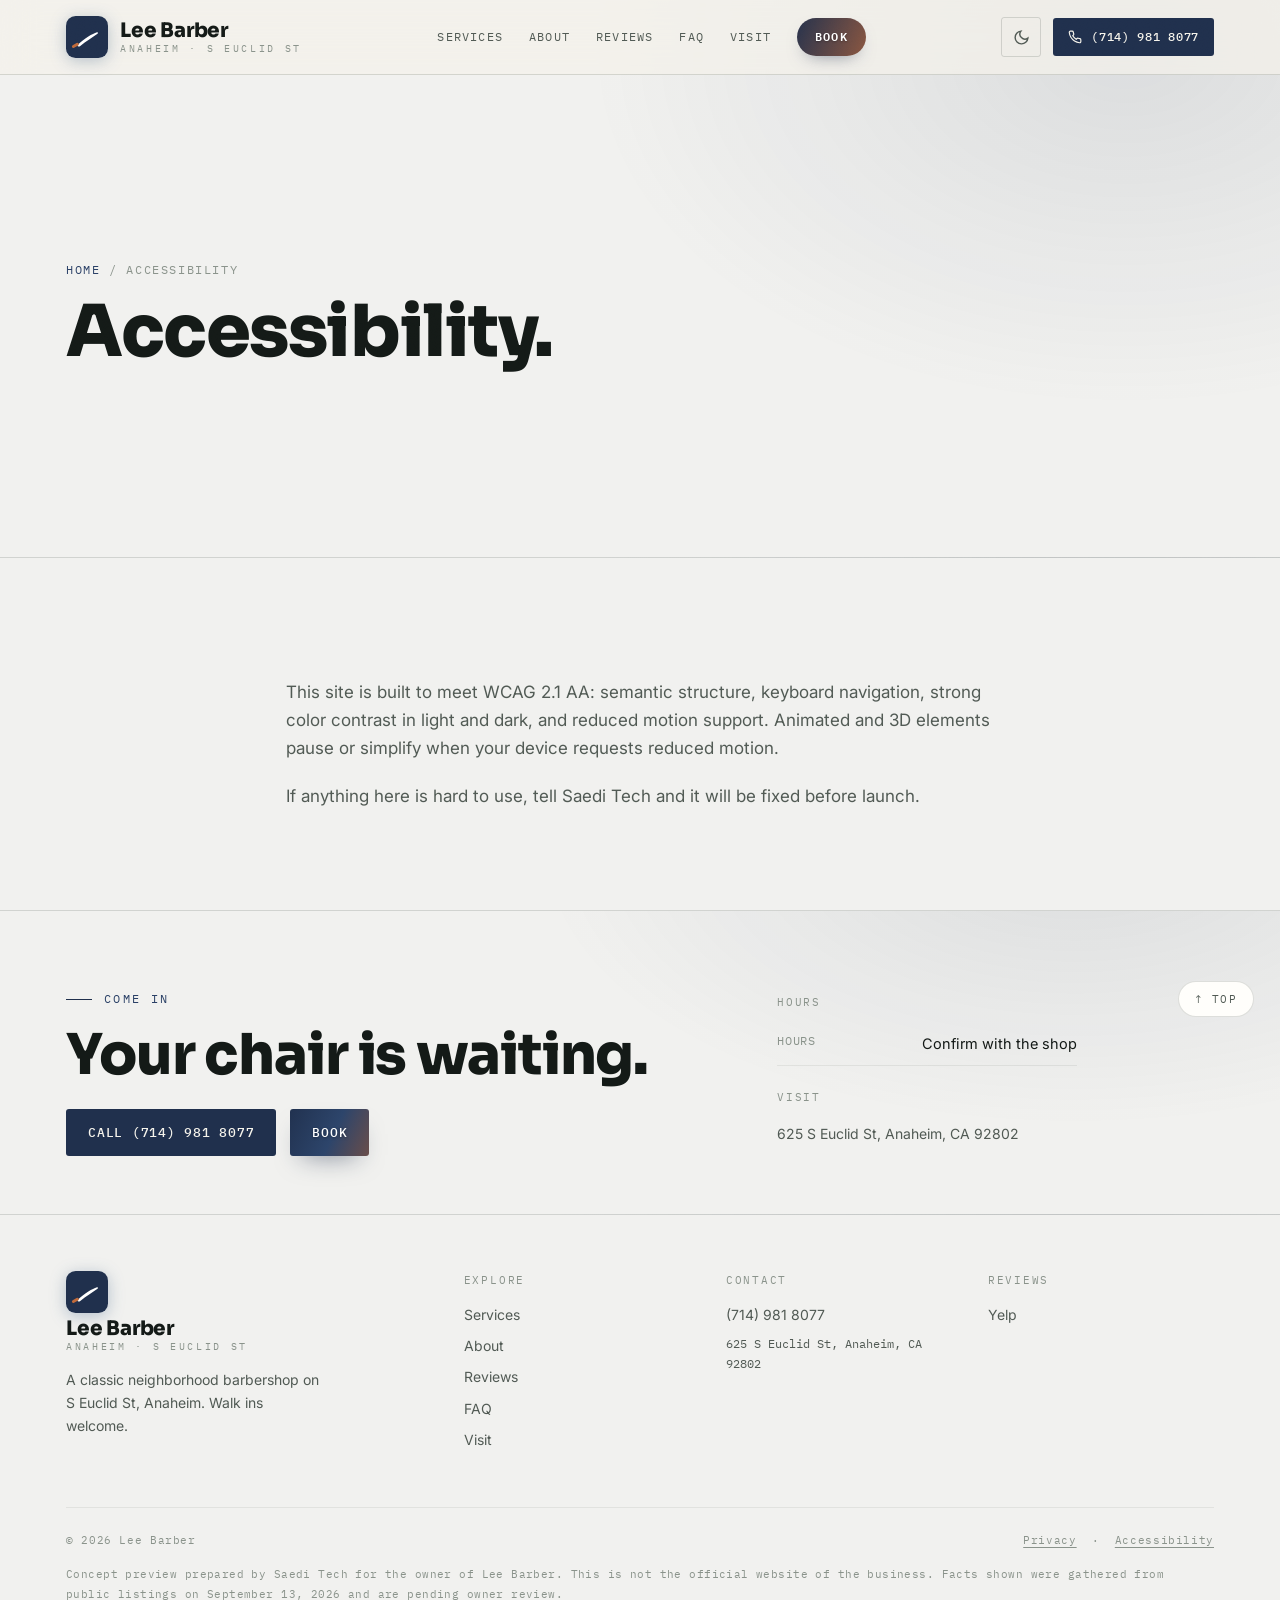
<file: accessibility.html>
<!doctype html>
<html lang="en">
<head>
<meta charset="utf-8" />
<meta name="viewport" content="width=device-width, initial-scale=1" />
<meta name="robots" content="noindex, nofollow" />
<title>Accessibility · Lee Barber</title>
<meta name="description" content="Accessibility statement for the Lee Barber website." />
<meta property="og:title" content="Accessibility · Lee Barber" /><meta property="og:type" content="website" />
<link rel="icon" href="data:image/svg+xml,%3Csvg xmlns='http://www.w3.org/2000/svg' viewBox='0 0 48 48'%3E%3Crect width='48' height='48' rx='11' fill='%2320304d'/%3E%3Cpath d='M13 33.4 C22 25 30 20.4 35.4 18.6 C36.6 18.2 37 19.6 36 20.4 C30.2 24.6 23 29 16.3 34.4 C14.8 35.5 13.4 35 13 33.4 Z' fill='%23fff'/%3E%3Crect x='6.4' y='31.9' width='8.6' height='3.4' rx='1.7' transform='rotate(-30 10.7 33.6)' fill='%23c06a3a'/%3E%3C/svg%3E">
<link rel="preconnect" href="https://fonts.googleapis.com"><link rel="preconnect" href="https://fonts.gstatic.com" crossorigin>
<link href="https://fonts.googleapis.com/css2?family=Sora:wght@600;700;800&family=Inter:wght@400;500;600&family=IBM+Plex+Mono:wght@400;500&display=swap" rel="stylesheet">
<link rel="stylesheet" href="assets/site.css">
<script type="importmap">{ "imports": { "three": "https://unpkg.com/three@0.160.0/build/three.module.js", "three/": "https://unpkg.com/three@0.160.0/" } }</script>

</head>
<body>
<a class="skip" href="#main">Skip to content</a>
<header class="sitehead" id="sitehead">
<nav class="top" aria-label="Main">
  <div class="wrap navin">
    <a class="logo" href="index.html" aria-label="Lee Barber, home"><svg class="emblem" viewBox="0 0 48 48" aria-hidden="true"><rect width="48" height="48" rx="11" fill="var(--indigo)"/><path d='M13 33.4 C22 25 30 20.4 35.4 18.6 C36.6 18.2 37 19.6 36 20.4 C30.2 24.6 23 29 16.3 34.4 C14.8 35.5 13.4 35 13 33.4 Z' fill='#fff'/><rect x='6.4' y='31.9' width='8.6' height='3.4' rx='1.7' transform='rotate(-30 10.7 33.6)' fill='var(--shu)'/></svg><span class="wm"><span class="n">Lee Barber</span><span class="s">Anaheim · S Euclid St</span></span></a>
    <div class="navlinks"><a href="services.html">Services</a><a href="about.html">About</a><a href="reviews.html">Reviews</a><a href="faq.html">FAQ</a><a href="visit.html">Visit</a><a href="index.html#book">Book</a></div>
    <div class="navright">
      <button class="tgl" id="themeTgl" aria-label="Switch between day and night theme" aria-pressed="false"><svg id="icMoon" viewBox="0 0 24 24" fill="none" stroke="currentColor" stroke-width="2" stroke-linecap="round"><path d="M21 12.8A9 9 0 1 1 11.2 3a7 7 0 0 0 9.8 9.8z"/></svg><svg id="icSun" viewBox="0 0 24 24" fill="none" stroke="currentColor" stroke-width="2" stroke-linecap="round" style="display:none"><circle cx="12" cy="12" r="4"/><path d="M12 2v2M12 20v2M4.9 4.9l1.4 1.4M17.7 17.7l1.4 1.4M2 12h2M20 12h2M4.9 19.1l1.4-1.4M17.7 6.3l1.4-1.4"/></svg></button>
      <a class="btn btn-fill btn-sm" href="tel:+17149818077"><svg width="14" height="14" viewBox="0 0 24 24" fill="none" stroke="currentColor" stroke-width="2" stroke-linecap="round" aria-hidden="true"><path d="M22 16.9v3a2 2 0 0 1-2.2 2 19.8 19.8 0 0 1-8.6-3 19.5 19.5 0 0 1-6-6 19.8 19.8 0 0 1-3-8.7A2 2 0 0 1 4.1 2h3a2 2 0 0 1 2 1.7c.13 1 .36 1.9.7 2.8a2 2 0 0 1-.45 2.1L8.1 9.9a16 16 0 0 0 6 6l1.3-1.3a2 2 0 0 1 2.1-.45c.9.34 1.8.57 2.8.7A2 2 0 0 1 22 16.9z"/></svg><span class="lbl">(714) 981 8077</span></a>
      <button class="burger" id="burger" aria-label="Open menu"><svg viewBox="0 0 24 24" fill="none" stroke="currentColor" stroke-width="2" stroke-linecap="round"><path d="M3 6h18M3 12h18M3 18h18"/></svg></button>
    </div>
  </div>
</nav>
</header>
<div class="mmenu" id="mmenu" aria-label="Menu">
  <button class="mclose" id="mclose" aria-label="Close menu">✕</button>
  <a href="services.html">Services</a><a href="about.html">About</a><a href="reviews.html">Reviews</a><a href="faq.html">FAQ</a><a href="visit.html">Visit</a><a href="tel:+17149818077">Call the shop</a>
</div>
<header class="page-hero"><div class="wrap"><p class="crumb"><a href="index.html">Home</a> / Accessibility</p><h1 class="ph">Accessibility.</h1><p class="pl"></p></div></header><main id="main"><section><div class="wrap narrow prose"><p class="up">This site is built to meet WCAG 2.1 AA: semantic structure, keyboard navigation, strong color contrast in light and dark, and reduced motion support. Animated and 3D elements pause or simplify when your device requests reduced motion.</p><p class="up">If anything here is hard to use, tell Saedi Tech and it will be fixed before launch.</p></div></section></main><footer>
  <button class="backtop" id="backtop" aria-label="Back to top">↑ Top</button>
  <div class="foot-hero"><div class="wrap"><div class="foot-top">
    <div class="foot-cta"><p class="kick">Come in</p><h2>Your chair is waiting.</h2><div class="cta"><a class="btn btn-fill" href="tel:+17149818077">Call (714) 981 8077</a><a class="btn btn-book" href="index.html#book">Book</a></div></div>
    <div class="foot-hours"><p class="ft">Hours</p><div class="hrow"><span>Hours</span><span>Confirm with the shop</span></div><p class="ft" style="margin-top:22px">Visit</p><p class="addr">625 S Euclid St, Anaheim, CA 92802</p></div>
  </div></div></div>
  <div class="wrap foot-main">
    <div class="fgrid">
      <div class="fbrand"><a class="logo" href="index.html" aria-label="Lee Barber, home"><svg class="emblem" viewBox="0 0 48 48" aria-hidden="true"><rect width="48" height="48" rx="11" fill="var(--indigo)"/><path d='M13 33.4 C22 25 30 20.4 35.4 18.6 C36.6 18.2 37 19.6 36 20.4 C30.2 24.6 23 29 16.3 34.4 C14.8 35.5 13.4 35 13 33.4 Z' fill='#fff'/><rect x='6.4' y='31.9' width='8.6' height='3.4' rx='1.7' transform='rotate(-30 10.7 33.6)' fill='var(--shu)'/></svg><span class="wm"><span class="n">Lee Barber</span><span class="s">Anaheim · S Euclid St</span></span></a><p>A classic neighborhood barbershop on S Euclid St, Anaheim. Walk ins welcome.</p></div>
      <div class="fcol"><p class="ft">Explore</p><a href="services.html">Services</a><a href="about.html">About</a><a href="reviews.html">Reviews</a><a href="faq.html">FAQ</a><a href="visit.html">Visit</a></div>
      <div class="fcol"><p class="ft">Contact</p><a href="tel:+17149818077">(714) 981 8077</a><p class="mono" style="font-size:12px">625 S Euclid St, Anaheim, CA 92802</p></div>
      <div class="fcol"><p class="ft">Reviews</p><a href="https://www.yelp.com/biz/lee-barber-anaheim" target="_blank" rel="noopener">Yelp</a></div>
    </div>
    <div class="legal"><span>© 2026 Lee Barber</span><span><a href="privacy.html">Privacy</a> &nbsp;·&nbsp; <a href="accessibility.html">Accessibility</a></span></div>
    <p class="preview-note">Concept preview prepared by Saedi Tech for the owner of Lee Barber. This is not the official website of the business. Facts shown were gathered from public listings on September 13, 2026 and are pending owner review.</p>
  </div>
</footer>
<div class="callbar" role="navigation" aria-label="Quick actions">
  <a class="c1" href="tel:+17149818077"><svg width="14" height="14" viewBox="0 0 24 24" fill="none" stroke="currentColor" stroke-width="2" stroke-linecap="round" aria-hidden="true"><path d="M22 16.9v3a2 2 0 0 1-2.2 2 19.8 19.8 0 0 1-8.6-3 19.5 19.5 0 0 1-6-6 19.8 19.8 0 0 1-3-8.7A2 2 0 0 1 4.1 2h3a2 2 0 0 1 2 1.7c.13 1 .36 1.9.7 2.8a2 2 0 0 1-.45 2.1L8.1 9.9a16 16 0 0 0 6 6l1.3-1.3a2 2 0 0 1 2.1-.45c.9.34 1.8.57 2.8.7A2 2 0 0 1 22 16.9z"/></svg>Call the shop</a>
  <a class="c2" href="visit.html">Directions</a>
</div>
<script src="assets/app.js" defer></script>
</body>
</html>
</file>
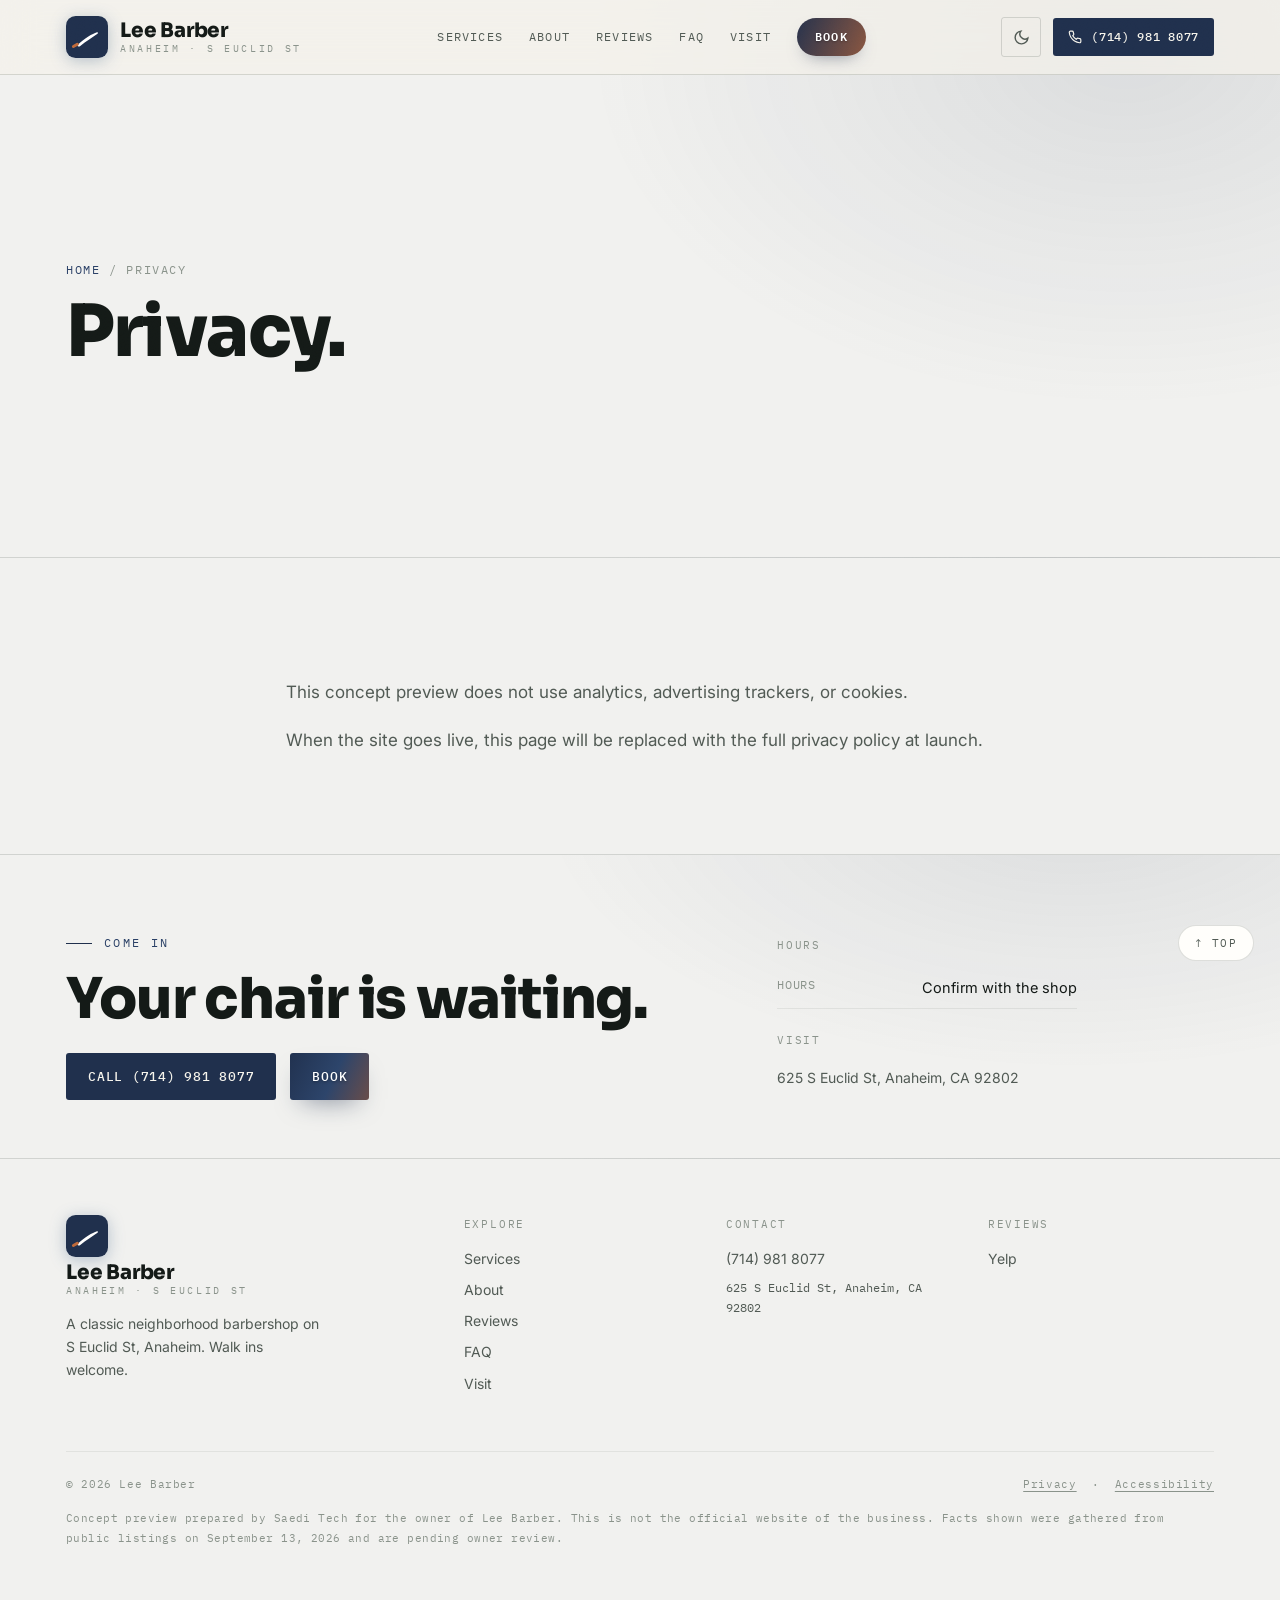
<file: privacy.html>
<!doctype html>
<html lang="en">
<head>
<meta charset="utf-8" />
<meta name="viewport" content="width=device-width, initial-scale=1" />
<meta name="robots" content="noindex, nofollow" />
<title>Privacy · Lee Barber</title>
<meta name="description" content="Privacy information for the Lee Barber website." />
<meta property="og:title" content="Privacy · Lee Barber" /><meta property="og:type" content="website" />
<link rel="icon" href="data:image/svg+xml,%3Csvg xmlns='http://www.w3.org/2000/svg' viewBox='0 0 48 48'%3E%3Crect width='48' height='48' rx='11' fill='%2320304d'/%3E%3Cpath d='M13 33.4 C22 25 30 20.4 35.4 18.6 C36.6 18.2 37 19.6 36 20.4 C30.2 24.6 23 29 16.3 34.4 C14.8 35.5 13.4 35 13 33.4 Z' fill='%23fff'/%3E%3Crect x='6.4' y='31.9' width='8.6' height='3.4' rx='1.7' transform='rotate(-30 10.7 33.6)' fill='%23c06a3a'/%3E%3C/svg%3E">
<link rel="preconnect" href="https://fonts.googleapis.com"><link rel="preconnect" href="https://fonts.gstatic.com" crossorigin>
<link href="https://fonts.googleapis.com/css2?family=Sora:wght@600;700;800&family=Inter:wght@400;500;600&family=IBM+Plex+Mono:wght@400;500&display=swap" rel="stylesheet">
<link rel="stylesheet" href="assets/site.css">
<script type="importmap">{ "imports": { "three": "https://unpkg.com/three@0.160.0/build/three.module.js", "three/": "https://unpkg.com/three@0.160.0/" } }</script>

</head>
<body>
<a class="skip" href="#main">Skip to content</a>
<header class="sitehead" id="sitehead">
<nav class="top" aria-label="Main">
  <div class="wrap navin">
    <a class="logo" href="index.html" aria-label="Lee Barber, home"><svg class="emblem" viewBox="0 0 48 48" aria-hidden="true"><rect width="48" height="48" rx="11" fill="var(--indigo)"/><path d='M13 33.4 C22 25 30 20.4 35.4 18.6 C36.6 18.2 37 19.6 36 20.4 C30.2 24.6 23 29 16.3 34.4 C14.8 35.5 13.4 35 13 33.4 Z' fill='#fff'/><rect x='6.4' y='31.9' width='8.6' height='3.4' rx='1.7' transform='rotate(-30 10.7 33.6)' fill='var(--shu)'/></svg><span class="wm"><span class="n">Lee Barber</span><span class="s">Anaheim · S Euclid St</span></span></a>
    <div class="navlinks"><a href="services.html">Services</a><a href="about.html">About</a><a href="reviews.html">Reviews</a><a href="faq.html">FAQ</a><a href="visit.html">Visit</a><a href="index.html#book">Book</a></div>
    <div class="navright">
      <button class="tgl" id="themeTgl" aria-label="Switch between day and night theme" aria-pressed="false"><svg id="icMoon" viewBox="0 0 24 24" fill="none" stroke="currentColor" stroke-width="2" stroke-linecap="round"><path d="M21 12.8A9 9 0 1 1 11.2 3a7 7 0 0 0 9.8 9.8z"/></svg><svg id="icSun" viewBox="0 0 24 24" fill="none" stroke="currentColor" stroke-width="2" stroke-linecap="round" style="display:none"><circle cx="12" cy="12" r="4"/><path d="M12 2v2M12 20v2M4.9 4.9l1.4 1.4M17.7 17.7l1.4 1.4M2 12h2M20 12h2M4.9 19.1l1.4-1.4M17.7 6.3l1.4-1.4"/></svg></button>
      <a class="btn btn-fill btn-sm" href="tel:+17149818077"><svg width="14" height="14" viewBox="0 0 24 24" fill="none" stroke="currentColor" stroke-width="2" stroke-linecap="round" aria-hidden="true"><path d="M22 16.9v3a2 2 0 0 1-2.2 2 19.8 19.8 0 0 1-8.6-3 19.5 19.5 0 0 1-6-6 19.8 19.8 0 0 1-3-8.7A2 2 0 0 1 4.1 2h3a2 2 0 0 1 2 1.7c.13 1 .36 1.9.7 2.8a2 2 0 0 1-.45 2.1L8.1 9.9a16 16 0 0 0 6 6l1.3-1.3a2 2 0 0 1 2.1-.45c.9.34 1.8.57 2.8.7A2 2 0 0 1 22 16.9z"/></svg><span class="lbl">(714) 981 8077</span></a>
      <button class="burger" id="burger" aria-label="Open menu"><svg viewBox="0 0 24 24" fill="none" stroke="currentColor" stroke-width="2" stroke-linecap="round"><path d="M3 6h18M3 12h18M3 18h18"/></svg></button>
    </div>
  </div>
</nav>
</header>
<div class="mmenu" id="mmenu" aria-label="Menu">
  <button class="mclose" id="mclose" aria-label="Close menu">✕</button>
  <a href="services.html">Services</a><a href="about.html">About</a><a href="reviews.html">Reviews</a><a href="faq.html">FAQ</a><a href="visit.html">Visit</a><a href="tel:+17149818077">Call the shop</a>
</div>
<header class="page-hero"><div class="wrap"><p class="crumb"><a href="index.html">Home</a> / Privacy</p><h1 class="ph">Privacy.</h1><p class="pl"></p></div></header><main id="main"><section><div class="wrap narrow prose"><p class="up">This concept preview does not use analytics, advertising trackers, or cookies.</p><p class="up">When the site goes live, this page will be replaced with the full privacy policy at launch.</p></div></section></main><footer>
  <button class="backtop" id="backtop" aria-label="Back to top">↑ Top</button>
  <div class="foot-hero"><div class="wrap"><div class="foot-top">
    <div class="foot-cta"><p class="kick">Come in</p><h2>Your chair is waiting.</h2><div class="cta"><a class="btn btn-fill" href="tel:+17149818077">Call (714) 981 8077</a><a class="btn btn-book" href="index.html#book">Book</a></div></div>
    <div class="foot-hours"><p class="ft">Hours</p><div class="hrow"><span>Hours</span><span>Confirm with the shop</span></div><p class="ft" style="margin-top:22px">Visit</p><p class="addr">625 S Euclid St, Anaheim, CA 92802</p></div>
  </div></div></div>
  <div class="wrap foot-main">
    <div class="fgrid">
      <div class="fbrand"><a class="logo" href="index.html" aria-label="Lee Barber, home"><svg class="emblem" viewBox="0 0 48 48" aria-hidden="true"><rect width="48" height="48" rx="11" fill="var(--indigo)"/><path d='M13 33.4 C22 25 30 20.4 35.4 18.6 C36.6 18.2 37 19.6 36 20.4 C30.2 24.6 23 29 16.3 34.4 C14.8 35.5 13.4 35 13 33.4 Z' fill='#fff'/><rect x='6.4' y='31.9' width='8.6' height='3.4' rx='1.7' transform='rotate(-30 10.7 33.6)' fill='var(--shu)'/></svg><span class="wm"><span class="n">Lee Barber</span><span class="s">Anaheim · S Euclid St</span></span></a><p>A classic neighborhood barbershop on S Euclid St, Anaheim. Walk ins welcome.</p></div>
      <div class="fcol"><p class="ft">Explore</p><a href="services.html">Services</a><a href="about.html">About</a><a href="reviews.html">Reviews</a><a href="faq.html">FAQ</a><a href="visit.html">Visit</a></div>
      <div class="fcol"><p class="ft">Contact</p><a href="tel:+17149818077">(714) 981 8077</a><p class="mono" style="font-size:12px">625 S Euclid St, Anaheim, CA 92802</p></div>
      <div class="fcol"><p class="ft">Reviews</p><a href="https://www.yelp.com/biz/lee-barber-anaheim" target="_blank" rel="noopener">Yelp</a></div>
    </div>
    <div class="legal"><span>© 2026 Lee Barber</span><span><a href="privacy.html">Privacy</a> &nbsp;·&nbsp; <a href="accessibility.html">Accessibility</a></span></div>
    <p class="preview-note">Concept preview prepared by Saedi Tech for the owner of Lee Barber. This is not the official website of the business. Facts shown were gathered from public listings on September 13, 2026 and are pending owner review.</p>
  </div>
</footer>
<div class="callbar" role="navigation" aria-label="Quick actions">
  <a class="c1" href="tel:+17149818077"><svg width="14" height="14" viewBox="0 0 24 24" fill="none" stroke="currentColor" stroke-width="2" stroke-linecap="round" aria-hidden="true"><path d="M22 16.9v3a2 2 0 0 1-2.2 2 19.8 19.8 0 0 1-8.6-3 19.5 19.5 0 0 1-6-6 19.8 19.8 0 0 1-3-8.7A2 2 0 0 1 4.1 2h3a2 2 0 0 1 2 1.7c.13 1 .36 1.9.7 2.8a2 2 0 0 1-.45 2.1L8.1 9.9a16 16 0 0 0 6 6l1.3-1.3a2 2 0 0 1 2.1-.45c.9.34 1.8.57 2.8.7A2 2 0 0 1 22 16.9z"/></svg>Call the shop</a>
  <a class="c2" href="visit.html">Directions</a>
</div>
<script src="assets/app.js" defer></script>
</body>
</html>
</file>
<file: assets/site.css>
/* Lee Barber — shared design system (Saedi Tech concept preview) */
:root{
  --bg:#f1f1ef; --bg2:#e6e6e2; --card:#fffefb; --card2:#f2f2ee;
  --line:rgba(20,30,26,.14); --line2:rgba(20,30,26,.07);
  --text:#141a17; --muted:#515a54; --faint:#8a938b;
  --indigo:#20304d; --indigo-2:#2d456b; --indigo-tx:#2a4066; --indigo-soft:rgba(32,48,77,.1);
  --shu:#c06a3a; --shu-tx:#a4552a; --gold:#c06a3a;
  --nav-bg:rgba(244,241,234,.72); --chip-bg:rgba(255,255,255,.6); --btn-tx:#f6f4ec;
  --hero-a:rgba(32,48,77,.14); --hero-b:rgba(192,106,58,.1); --grain:.035;
  --map-filter:saturate(.9) contrast(1.02); --ease:cubic-bezier(.16,1,.3,1);
}
:root[data-theme="night"]{
  --bg:#0c0f16; --bg2:#10141d; --card:#131824; --card2:#101521;
  --line:rgba(225,235,228,.12); --line2:rgba(225,235,228,.06);
  --text:#e9f0eb; --muted:#a4b0a8; --faint:#6e7a72;
  --indigo:#5c7bb0; --indigo-2:#6f8ec0; --indigo-tx:#86a1cf; --indigo-soft:rgba(92,123,176,.14);
  --shu:#d98a5c; --shu-tx:#e39d72; --gold:#d98a5c;
  --nav-bg:rgba(8,11,16,.66); --chip-bg:rgba(16,21,29,.5); --btn-tx:#0b1310;
  --hero-a:rgba(92,123,176,.2); --hero-b:rgba(217,138,92,.14); --grain:.06;
  --map-filter:grayscale(1) invert(.92) contrast(.9) hue-rotate(180deg);
}
*{margin:0;padding:0;box-sizing:border-box}
html{scroll-behavior:smooth}
@media (prefers-reduced-motion:reduce){html{scroll-behavior:auto}}
body{background:var(--bg);color:var(--text);font-family:'Inter',system-ui,sans-serif;font-size:16px;line-height:1.65;-webkit-font-smoothing:antialiased;transition:background .5s,color .5s;overflow-x:hidden}
::selection{background:var(--indigo);color:var(--btn-tx)}
img,svg{max-width:100%}a{color:inherit}
.jp{font-family:'Noto Sans JP','Inter',sans-serif}
.mono{font-family:'IBM Plex Mono',monospace}
.wrap{max-width:1200px;margin:0 auto;padding:0 26px}
.narrow{max-width:900px}
.skip{position:absolute;left:-9999px;top:0;background:var(--indigo);color:var(--btn-tx);padding:10px 18px;z-index:200;font-weight:600}
.skip:focus{left:12px;top:12px}
:focus-visible{outline:2px solid var(--indigo);outline-offset:3px;border-radius:2px}
body::after{content:"";position:fixed;inset:0;z-index:300;pointer-events:none;opacity:var(--grain);mix-blend-mode:overlay;background-image:url("data:image/svg+xml,%3Csvg xmlns='http://www.w3.org/2000/svg' width='120' height='120'%3E%3Cfilter id='n'%3E%3CfeTurbulence type='fractalNoise' baseFrequency='.85' numOctaves='2'/%3E%3C/filter%3E%3Crect width='100%25' height='100%25' filter='url(%23n)'/%3E%3C/svg%3E")}

/* logo */
.logo{display:flex;align-items:center;gap:12px;text-decoration:none}
.logo .emblem{width:42px;height:42px;flex:none;filter:drop-shadow(0 3px 8px rgba(23,63,115,.28))}
.logo .wm{display:flex;flex-direction:column;line-height:1}
.logo .wm .n{font-family:'Sora',sans-serif;font-weight:800;font-size:20px;letter-spacing:-.01em;color:var(--text)}
.logo .wm .s{font-family:'IBM Plex Mono',monospace;font-size:9.5px;letter-spacing:.28em;text-transform:uppercase;color:var(--faint);margin-top:3px}
.logo .wm .s b{color:var(--shu-tx);font-weight:500}

/* header (top bar + nav) */
.sitehead{position:fixed;top:0;left:0;right:0;z-index:100}
.topbar{background:var(--indigo);color:#eaf0f8;height:40px;overflow:hidden;transition:height .35s var(--ease),opacity .3s}
.topbar .tbin{display:flex;align-items:center;justify-content:space-between;height:40px;font-family:'IBM Plex Mono',monospace;font-size:11px;letter-spacing:.11em;text-transform:uppercase}
.topbar .tb-l{color:rgba(234,240,248,.85)}.topbar .tb-l b{color:#e08a5c;font-weight:500}
.topbar .tb-r{display:flex;align-items:center;gap:16px;color:rgba(234,240,248,.85)}
.topbar .tb-r a{color:#fff;text-decoration:none}.topbar .tb-r a:hover{color:#e08a5c}
.topbar .dot2{width:5px;height:5px;border-radius:50%;background:rgba(255,255,255,.4)}
nav.top{position:relative;background:var(--nav-bg);backdrop-filter:blur(18px) saturate(1.4);-webkit-backdrop-filter:blur(18px) saturate(1.4);border-bottom:1px solid var(--line);transition:box-shadow .35s,background .35s}
.sitehead.scrolled .topbar{height:0;opacity:0}
.sitehead.scrolled nav.top{box-shadow:0 12px 34px -18px rgba(8,11,16,.5)}
.navin{display:flex;align-items:center;justify-content:space-between;height:74px;gap:18px}
@media (max-width:768px){.topbar{display:none}}
.navlinks{display:flex;gap:26px;align-items:center}
.navlinks a{font-family:'IBM Plex Mono',monospace;font-size:12px;letter-spacing:.1em;text-transform:uppercase;text-decoration:none;color:var(--muted);transition:color .25s;position:relative}
.navlinks a[aria-current="page"]{color:var(--text)}
.navlinks a::after{content:"";position:absolute;left:0;bottom:-6px;width:0;height:1.5px;background:var(--shu);transition:width .3s var(--ease)}
.navlinks a:hover::after,.navlinks a[aria-current="page"]::after{width:100%}
.navlinks a:hover{color:var(--text)}
.navright{display:flex;align-items:center;gap:12px}
.btn{display:inline-flex;align-items:center;justify-content:center;gap:9px;font-family:'IBM Plex Mono',monospace;font-size:12.5px;letter-spacing:.06em;text-transform:uppercase;font-weight:500;padding:13px 22px;border-radius:3px;text-decoration:none;border:none;cursor:pointer;transition:transform .35s var(--ease),box-shadow .35s,background .35s,color .35s}
.btn-fill{background:var(--indigo);color:var(--btn-tx)}
.btn-fill:hover{transform:translateY(-2px);box-shadow:0 14px 38px -12px var(--indigo)}
.btn-line{background:transparent;color:var(--text);border:1px solid var(--line)}
.btn-line:hover{border-color:var(--indigo);color:var(--indigo-tx)}
.btn-sm{padding:10px 15px;font-size:11.5px}
.tgl,.burger{width:40px;height:40px;border-radius:3px;border:1px solid var(--line);background:transparent;color:var(--muted);display:grid;place-items:center;cursor:pointer;transition:color .3s,border-color .3s}
.tgl:hover,.burger:hover{color:var(--indigo-tx);border-color:var(--indigo)}
.tgl svg{width:17px;height:17px}.burger{display:none}.burger svg{width:20px;height:20px}
@media (max-width:940px){.navlinks{display:none}.burger{display:grid}}
@media (max-width:560px){.logo .wm .s{display:none}.navright .btn span.lbl{display:none}}
/* mobile menu */
.mmenu{position:fixed;inset:0;z-index:150;background:var(--bg);transform:translateY(-100%);visibility:hidden;opacity:0;transition:transform .45s var(--ease),opacity .35s,visibility .35s;display:flex;flex-direction:column;padding:96px 26px 40px;overflow-y:auto}
.mmenu.open{transform:none;visibility:visible;opacity:1}
.mmenu a{font-family:'Sora',sans-serif;font-weight:700;font-size:30px;text-decoration:none;color:var(--text);padding:16px 0;border-bottom:1px solid var(--line)}
.mmenu a:hover{color:var(--indigo-tx)}
.mclose{position:absolute;top:22px;right:22px;width:40px;height:40px;border:1px solid var(--line);border-radius:3px;background:transparent;color:var(--text);cursor:pointer;font-size:20px}

/* generic hero for home */
header.hero{position:relative;min-height:100svh;overflow:hidden}
.sticky{position:relative;min-height:100svh;overflow:hidden;display:flex;align-items:center;padding:90px 0 44px}
/* scroll-driven exploded 3D hero */
header.hero.scroll3d{height:340vh;min-height:0;overflow:visible}
header.hero.scroll3d .sticky{position:sticky;top:0;height:100svh;min-height:0;padding:0}
.callouts{position:absolute;z-index:2;top:50%;left:26px;transform:translateY(-50%);max-width:360px;opacity:0;pointer-events:none;will-change:opacity}
.callouts h3{font-family:'Sora',sans-serif;font-weight:800;font-size:clamp(26px,3.2vw,40px);letter-spacing:-.02em;line-height:1.02;margin-bottom:18px}
.callout{display:flex;gap:14px;align-items:flex-start;padding:12px 0;border-top:1px solid var(--line)}
.callout .cn{font-family:'IBM Plex Mono',monospace;font-size:11px;color:var(--shu-tx);letter-spacing:.1em;padding-top:3px;min-width:24px}
.callout .cx b{font-family:'Sora',sans-serif;font-weight:700;font-size:16px;display:block;margin-bottom:2px}
.callout .cx span{font-size:13px;color:var(--muted)}
.hprog{position:absolute;left:0;right:0;bottom:0;height:2px;background:var(--line2);z-index:5}
.hprog i{display:block;height:100%;width:0;background:linear-gradient(90deg,var(--indigo),var(--shu))}
@media (max-width:940px){header.hero.scroll3d{height:280vh}header.hero.scroll3d .sticky{align-items:flex-start}.hero-copy{padding-top:100px}.callouts{left:26px;right:26px;max-width:none;top:40%}}
@media (prefers-reduced-motion:reduce){header.hero.scroll3d{height:auto;min-height:100svh}header.hero.scroll3d .sticky{position:relative}.callouts{display:none}.hprog{display:none}}
.hero-bg{position:absolute;inset:0;z-index:0;background:radial-gradient(60% 55% at 74% 38%,var(--hero-a),transparent 70%),radial-gradient(50% 45% at 12% 92%,var(--hero-b),transparent 70%),var(--bg)}
#gl{position:absolute;inset:0;z-index:1;width:100%;height:100%;display:block;touch-action:pan-y;cursor:grab}#gl:active{cursor:grabbing}
.hero-fb{position:absolute;z-index:1;right:6%;top:50%;transform:translateY(-50%);width:min(42vw,460px);aspect-ratio:1;border-radius:50%;background:radial-gradient(circle at 40% 35%,#2b3a52,#0c1119 70%);box-shadow:0 40px 120px -30px rgba(23,63,115,.6);display:none}
.herogrid{position:relative;z-index:2;width:100%}
.hero-copy{max-width:600px}
.tag{display:inline-flex;align-items:center;gap:12px;font-family:'IBM Plex Mono',monospace;font-size:11.5px;letter-spacing:.22em;text-transform:uppercase;color:var(--indigo-tx);margin-bottom:26px;padding:8px 14px;border:1px solid var(--line);border-radius:40px;background:var(--chip-bg);backdrop-filter:blur(6px)}
.tag .dot{width:7px;height:7px;border-radius:50%;background:var(--shu);box-shadow:0 0 0 4px rgba(201,75,46,.18)}
h1{font-family:'Sora',sans-serif;font-weight:800;font-size:clamp(46px,7vw,92px);line-height:.98;letter-spacing:-.025em;color:var(--text)}
h1 .in{background:linear-gradient(120deg,var(--indigo-2),var(--shu));-webkit-background-clip:text;background-clip:text;color:transparent}
.hero p.lede{font-size:clamp(16px,1.5vw,19px);color:var(--muted);max-width:500px;margin:26px 0 34px}
.cta{display:flex;gap:14px;flex-wrap:wrap}
.chips{display:flex;gap:8px;flex-wrap:wrap;margin-top:34px}
.chip{font-family:'IBM Plex Mono',monospace;font-size:11px;letter-spacing:.06em;text-transform:uppercase;color:var(--muted);border:1px solid var(--line);background:var(--chip-bg);border-radius:40px;padding:8px 14px;backdrop-filter:blur(6px)}
.badge3d{position:absolute;right:6%;bottom:12%;z-index:3;background:var(--card);border:1px solid var(--line);border-radius:6px;padding:14px 18px;box-shadow:0 20px 50px -24px rgba(18,22,28,.4);display:flex;align-items:center;gap:14px}
.badge3d .rt{font-family:'Sora',sans-serif;font-weight:800;font-size:26px;line-height:1}
.badge3d .rl{font-family:'IBM Plex Mono',monospace;font-size:10px;letter-spacing:.12em;text-transform:uppercase;color:var(--faint)}
.badge3d .star{color:var(--shu)}
.grab{position:absolute;z-index:4;right:6%;top:15%;display:flex;align-items:center;gap:8px;font-family:'IBM Plex Mono',monospace;font-size:10px;letter-spacing:.18em;text-transform:uppercase;color:var(--faint)}
.cue{position:absolute;bottom:34px;left:50%;transform:translateX(-50%);z-index:4;display:flex;flex-direction:column;align-items:center;gap:8px;color:var(--faint);font-family:'IBM Plex Mono',monospace;font-size:10px;letter-spacing:.22em;text-transform:uppercase}
.cue .bar{width:1px;height:34px;background:linear-gradient(var(--faint),transparent);animation:drop 2.4s var(--ease) infinite}
@keyframes drop{0%{transform:scaleY(0);transform-origin:top}45%{transform:scaleY(1);transform-origin:top}55%{transform:scaleY(1);transform-origin:bottom}100%{transform:scaleY(0);transform-origin:bottom}}
@media (prefers-reduced-motion:reduce){.cue .bar{animation:none}.grab{display:none}}
@media (max-width:940px){.hero-copy{max-width:none}.badge3d{right:auto;left:26px;bottom:8%}.grab{top:9%;right:26px}}

/* subpage banner */
.page-hero{position:relative;padding:150px 0 60px;min-height:62vh;display:flex;align-items:center;border-bottom:1px solid var(--line);background:radial-gradient(60% 90% at 88% 10%,var(--indigo-soft),transparent 70%),var(--bg);overflow:hidden}
.page-hero .wrap{position:relative;z-index:2;width:100%}
.subcanvas{position:absolute;right:-4%;top:0;bottom:0;width:52%;z-index:1;display:block;touch-action:pan-y;cursor:grab}
.subcanvas:active{cursor:grabbing}
.subgrab{position:absolute;right:6%;bottom:26px;z-index:3;display:flex;align-items:center;gap:8px;font-family:'IBM Plex Mono',monospace;font-size:10px;letter-spacing:.18em;text-transform:uppercase;color:var(--faint)}
.crumb{font-family:'IBM Plex Mono',monospace;font-size:11.5px;letter-spacing:.14em;text-transform:uppercase;color:var(--faint);margin-bottom:16px}
.crumb a{color:var(--indigo-tx);text-decoration:none}
.page-hero h1.ph{font-family:'Sora',sans-serif;font-weight:800;font-size:clamp(38px,5.6vw,72px);line-height:1;letter-spacing:-.02em;max-width:620px}
.page-hero p.pl{color:var(--muted);max-width:540px;margin-top:18px;font-size:17px}
@media (max-width:820px){.subcanvas{opacity:.42;width:74%;right:-10%}.page-hero{min-height:auto}}

/* marquee */
.marquee{overflow:hidden;border-top:1px solid var(--line);border-bottom:1px solid var(--line);background:var(--indigo);padding:16px 0}
.mrow{display:flex;gap:44px;white-space:nowrap;width:max-content;animation:slide 32s linear infinite;font-family:'Sora',sans-serif;font-weight:700;font-size:19px;letter-spacing:.02em;color:rgba(247,244,236,.9);align-items:center}
.mrow span{display:inline-flex;align-items:center;gap:44px}
.mrow .d{width:7px;height:7px;border-radius:50%;background:var(--shu)}
@keyframes slide{to{transform:translateX(-50%)}}
@media (prefers-reduced-motion:reduce){.mrow{animation:none}}

/* strip */
.strip{border-bottom:1px solid var(--line);background:var(--bg2)}
.stripin{display:grid;grid-template-columns:repeat(4,1fr)}
.stat{padding:28px 24px;border-left:1px solid var(--line)}.stat:first-child{border-left:none}.stat a{text-decoration:none}
.stat .v{font-family:'Sora',sans-serif;font-weight:800;font-size:27px;letter-spacing:-.01em}
.stat .v .star{color:var(--shu)}
.stat .l{font-family:'IBM Plex Mono',monospace;font-size:10.5px;letter-spacing:.14em;text-transform:uppercase;color:var(--faint);margin-top:6px}
.stat a:hover .v{color:var(--indigo-tx)}
@media (max-width:820px){.stripin{grid-template-columns:1fr 1fr}.stat:nth-child(3){border-left:none}.stat{padding:22px 20px}.stat .v{font-size:22px}}

section{padding:100px 0;scroll-margin-top:74px;position:relative}
.kick{font-family:'IBM Plex Mono',monospace;font-size:11.5px;letter-spacing:.2em;text-transform:uppercase;color:var(--indigo-tx);display:inline-flex;align-items:center;gap:12px;margin-bottom:18px}
.kick::before{content:"";width:26px;height:1px;background:var(--indigo)}
.kick .jp{color:var(--shu-tx);letter-spacing:.1em}
h2{font-family:'Sora',sans-serif;font-weight:800;font-size:clamp(32px,4.6vw,58px);line-height:1.0;letter-spacing:-.02em;max-width:680px}
h3.blk{font-family:'Sora',sans-serif;font-weight:700;font-size:24px;letter-spacing:-.01em}
.sub{color:var(--muted);max-width:600px;margin-top:18px;font-size:17px}

/* services grid */
.svcgrid{display:grid;grid-template-columns:repeat(3,1fr);gap:1px;background:var(--line);border:1px solid var(--line);border-radius:8px;overflow:hidden;margin-top:52px}
.svc{background:var(--card);padding:34px 30px 36px;position:relative;transition:background .4s;text-decoration:none;color:inherit;display:block}
.svc:hover{background:var(--card2)}
.svc .no{font-family:'IBM Plex Mono',monospace;font-size:10.5px;letter-spacing:.16em;color:var(--faint)}
.svc .ic{width:48px;height:48px;margin:20px 0;color:var(--indigo);transition:transform .5s var(--ease)}
.svc:hover .ic{transform:translateY(-4px) scale(1.06)}
.svc h3{font-family:'Sora',sans-serif;font-weight:700;font-size:21px;letter-spacing:-.01em;margin-bottom:10px}
.svc p{font-size:14.5px;color:var(--muted)}
.svc .more{font-family:'IBM Plex Mono',monospace;font-size:11px;letter-spacing:.1em;text-transform:uppercase;color:var(--indigo-tx);margin-top:16px;display:inline-block}
@media (max-width:920px){.svcgrid{grid-template-columns:1fr 1fr}}
@media (max-width:600px){.svcgrid{grid-template-columns:1fr}}

/* two-col feature (why) */
#why,.band{background:var(--bg2);border-top:1px solid var(--line);border-bottom:1px solid var(--line)}
.whygrid{display:grid;grid-template-columns:repeat(3,1fr);gap:42px;margin-top:56px}
.why .big{font-family:'Sora',sans-serif;font-weight:800;font-size:clamp(24px,2.6vw,32px);line-height:1.06;letter-spacing:-.01em;border-top:2px solid var(--indigo);padding-top:22px}
.why .big .jpb{display:block;font-family:'Noto Sans JP',sans-serif;font-weight:700;font-size:15px;color:var(--shu-tx);letter-spacing:.3em;margin-bottom:10px}
.why p{color:var(--muted);margin-top:14px;font-size:15px}
@media (max-width:820px){.whygrid{grid-template-columns:1fr;gap:32px}}

/* about + prose */
.abgrid{display:grid;grid-template-columns:1fr 1fr;gap:64px;align-items:center}
.abcopy p{color:var(--muted);margin-top:18px;font-size:17px}.abcopy p strong{color:var(--text);font-weight:600}
.prose{max-width:760px}
.prose p{color:var(--muted);font-size:17px;margin-top:20px}
.prose h2{margin-top:48px}
.prose h3{font-family:'Sora',sans-serif;font-weight:700;font-size:22px;margin-top:34px}
.prose ul{margin:18px 0 0 0;list-style:none;display:grid;gap:12px}
.prose ul li{position:relative;padding-left:26px;color:var(--muted)}
.prose ul li::before{content:"";position:absolute;left:0;top:9px;width:8px;height:8px;border-radius:1px;background:var(--shu)}
.photo-slot{border:1px dashed var(--line);border-radius:8px;background:var(--card);aspect-ratio:4/3.1;display:grid;place-items:center;text-align:center;padding:30px;position:relative;overflow:hidden}
.photo-slot.tall{aspect-ratio:1/1}
.photo-slot::before{content:"";position:absolute;inset:0;background:radial-gradient(circle at 70% 20%,var(--indigo-soft),transparent 60%)}
.photo-slot .ph-ic{width:56px;height:56px;color:var(--faint);margin:0 auto 14px;position:relative}
.photo-slot .t{font-family:'IBM Plex Mono',monospace;font-size:11px;letter-spacing:.14em;text-transform:uppercase;color:var(--faint);max-width:300px;line-height:1.8;position:relative}
@media (max-width:920px){.abgrid{grid-template-columns:1fr;gap:36px}}

/* gallery grid of reserved slots */
.gal{display:grid;grid-template-columns:repeat(3,1fr);gap:16px;margin-top:52px}
.gal .photo-slot{aspect-ratio:4/3.4}
@media (max-width:820px){.gal{grid-template-columns:1fr 1fr}}
@media (max-width:520px){.gal{grid-template-columns:1fr}}

/* ===== photographic bands (licensed placeholder imagery) ===== */
.photoband{position:relative;min-height:82vh;display:flex;align-items:flex-end;overflow:hidden;border-top:1px solid var(--line);border-bottom:1px solid var(--line)}
.photoband .pbimg{position:absolute;inset:-12% 0;z-index:0;background-size:cover;background-position:center;will-change:transform}
.photoband::after{content:"";position:absolute;inset:0;z-index:1;background:linear-gradient(180deg,rgba(6,9,14,.2),rgba(6,9,14,.78)),linear-gradient(90deg,rgba(23,63,115,.5),transparent 62%)}
.photoband.right::after{background:linear-gradient(180deg,rgba(6,9,14,.2),rgba(6,9,14,.78)),linear-gradient(270deg,rgba(201,75,46,.4),transparent 62%)}
.photoband .pbin{position:relative;z-index:2;width:100%;padding:60px 0 66px;color:#f4f1ea}
.photoband .pbk{font-family:'IBM Plex Mono',monospace;font-size:11.5px;letter-spacing:.2em;text-transform:uppercase;color:#e08a5c;margin-bottom:14px;display:inline-flex;align-items:center;gap:12px}
.photoband .pbk::before{content:"";width:26px;height:1px;background:#e08a5c}
.photoband h2{color:#f7f5ef;max-width:760px}
.photoband p{color:rgba(244,241,234,.86);max-width:520px;margin-top:16px;font-size:17px}
.photoband .sampletag{position:absolute;top:26px;right:26px;z-index:2;font-family:'IBM Plex Mono',monospace;font-size:9.5px;letter-spacing:.14em;text-transform:uppercase;color:rgba(244,241,234,.72);background:rgba(0,0,0,.35);padding:6px 11px;border-radius:20px;backdrop-filter:blur(4px)}
@media (max-width:820px){.photoband{min-height:72vh}}

/* real image fills (about, gallery) */
.imgfill{border-radius:8px;overflow:hidden;position:relative;background:var(--bg2);border:1px solid var(--line)}
.imgfill img{width:100%;height:100%;object-fit:cover;display:block;transition:transform 1.2s var(--ease)}
.imgfill:hover img{transform:scale(1.05)}
.imgfill .stamp{position:absolute;bottom:8px;left:8px;font-family:'IBM Plex Mono',monospace;font-size:9px;letter-spacing:.12em;text-transform:uppercase;color:#fff;background:rgba(0,0,0,.5);padding:4px 8px;border-radius:20px;backdrop-filter:blur(3px)}
.abgrid .imgfill{aspect-ratio:4/3.1}
.gal2{display:grid;grid-template-columns:repeat(3,1fr);gap:14px;margin-top:52px}
.gal2 .imgfill{aspect-ratio:4/3.3}
.gal2 .imgfill.wide{grid-column:span 2;aspect-ratio:auto}
@media (max-width:820px){.gal2{grid-template-columns:1fr 1fr}}
@media (max-width:520px){.gal2{grid-template-columns:1fr}.gal2 .imgfill.wide{grid-column:span 1}}

/* mobile hero: clean stacked layout, 3D in its own frame (no overlap) */
@media (max-width:940px){
  header.hero.scroll3d{height:auto;min-height:auto}
  header.hero.scroll3d .sticky{position:relative;height:auto;min-height:auto;display:flex;flex-direction:column;padding:104px 0 46px;align-items:stretch}
  .hero .herogrid{order:1}
  .hero-copy{padding-top:0!important}
  #gl{position:relative;inset:auto;order:2;width:100%;height:50vh;margin-top:28px;border:1px solid var(--line);border-radius:14px;background:linear-gradient(180deg,var(--card2),var(--bg2))}
  .hero .hero-bg{display:none}
  .hero .badge3d,.hero .callouts,.hero .hprog,.hero .cue{display:none}
  .hero .grab{position:static;order:3;align-self:center;margin-top:14px;background:transparent;border:none;padding:0;color:var(--faint)}
  .hero .chip{background:var(--card);border-color:var(--line);color:var(--text)}
  .hero .tag{background:var(--card)}
}

/* reviews */
.revgrid{display:grid;grid-template-columns:1fr 1fr;gap:20px;margin-top:52px}
.rev{background:var(--card);border:1px solid var(--line);border-radius:8px;padding:34px;text-decoration:none;display:block;transition:transform .4s var(--ease),box-shadow .4s}
.rev:hover{transform:translateY(-5px);box-shadow:0 26px 60px -30px rgba(18,22,28,.4)}
.rev .plat{font-family:'IBM Plex Mono',monospace;font-size:11px;letter-spacing:.16em;text-transform:uppercase;color:var(--faint)}
.rev .score{font-family:'Sora',sans-serif;font-weight:800;font-size:46px;margin:14px 0 4px;letter-spacing:-.02em}
.rev .stars{color:var(--shu);letter-spacing:3px;font-size:15px}
.rev .go{font-family:'IBM Plex Mono',monospace;font-size:12px;letter-spacing:.09em;text-transform:uppercase;color:var(--indigo-tx);margin-top:18px;display:inline-block}
.revnote{font-family:'IBM Plex Mono',monospace;font-size:11px;letter-spacing:.06em;color:var(--faint);margin-top:18px}
@media (max-width:700px){.revgrid{grid-template-columns:1fr}}

/* visit + form */
.visitgrid{display:grid;grid-template-columns:.9fr 1.1fr;gap:20px;margin-top:52px}
.vcard{background:var(--card);border:1px solid var(--line);border-radius:8px;padding:34px}
.vcard h3{font-family:'Sora',sans-serif;font-weight:700;font-size:20px;margin-bottom:18px}
.vrow{display:flex;justify-content:space-between;gap:16px;padding:12px 0;border-bottom:1px solid var(--line2);font-size:14.5px}
.vrow:last-child{border-bottom:none}
.vrow .k{font-family:'IBM Plex Mono',monospace;font-size:11.5px;letter-spacing:.1em;text-transform:uppercase;color:var(--faint);padding-top:2px}
.vrow .d{text-align:right}.vrow .d a{color:var(--indigo-tx);text-decoration:none}.vrow .closed{color:var(--faint)}
.mapbox{border:1px solid var(--line);border-radius:8px;overflow:hidden;min-height:400px}
.mapbox iframe{width:100%;height:100%;min-height:400px;border:0;display:block;filter:var(--map-filter)}
.form{background:var(--card);border:1px solid var(--line);border-radius:8px;padding:36px}
.fg{margin-bottom:16px}
label{display:block;font-family:'IBM Plex Mono',monospace;font-size:11px;letter-spacing:.1em;text-transform:uppercase;color:var(--faint);margin-bottom:8px}
input,select,textarea{width:100%;background:var(--bg);border:1px solid var(--line);border-radius:3px;padding:13px 15px;color:var(--text);font-family:'Inter',sans-serif;font-size:15px;transition:border-color .3s}
input:focus,select:focus,textarea:focus{outline:none;border-color:var(--indigo)}
.row2{display:grid;grid-template-columns:1fr 1fr;gap:16px}
.hp{position:absolute;left:-9999px;width:1px;height:1px;overflow:hidden}
.sub-btn{width:100%;justify-content:center;margin-top:6px}
.formnote{font-family:'IBM Plex Mono',monospace;font-size:10.5px;letter-spacing:.05em;color:var(--faint);text-align:center;margin-top:14px}
.form-done{text-align:center;padding:36px 10px}
.form-done .ok{width:64px;height:64px;border-radius:50%;background:var(--indigo);color:var(--btn-tx);display:grid;place-items:center;margin:0 auto 20px;font-size:28px}
.form-done h3{font-family:'Sora',sans-serif;font-weight:800;font-size:26px}
.form-done p{color:var(--muted);margin-top:10px;font-size:15px}
@media (max-width:920px){.visitgrid{grid-template-columns:1fr}.row2{grid-template-columns:1fr}}

/* faq */
.faq{margin-top:48px;max-width:820px}
.faq details{border-top:1px solid var(--line);padding:6px 0}
.faq details[open]{padding-bottom:8px}
.faq summary{list-style:none;cursor:pointer;padding:22px 0;font-family:'Sora',sans-serif;font-weight:700;font-size:19px;display:flex;justify-content:space-between;gap:20px;align-items:center}
.faq summary::-webkit-details-marker{display:none}
.faq summary::after{content:"+";font-family:'IBM Plex Mono',monospace;color:var(--indigo-tx);font-size:22px;transition:transform .3s}
.faq details[open] summary::after{transform:rotate(45deg)}
.faq p{color:var(--muted);padding:0 0 8px;font-size:15.5px;max-width:680px}

/* cta band */
.ctaband{background:var(--indigo);color:var(--btn-tx);text-align:center}
.ctaband h2{color:#f5f7fb;margin:0 auto}
.ctaband p{color:rgba(245,247,251,.82);margin:16px auto 30px;font-size:17px;max-width:560px}
.ctaband .cta{justify-content:center}
.ctaband .btn-fill{background:#f5f7fb;color:var(--indigo-tx)}
.ctaband .btn-line{border-color:rgba(245,247,251,.5);color:#f5f7fb}
.ctaband .btn-line:hover{border-color:#f5f7fb;color:#f5f7fb}

/* footer */
footer{border-top:1px solid var(--line);padding:0 0 120px;background:var(--bg);position:relative;overflow:hidden}
.foot-hero{position:relative;padding:70px 0 58px;border-bottom:1px solid var(--line);background:radial-gradient(60% 130% at 84% -20%,var(--indigo-soft),transparent 70%)}
.foot-top{display:grid;grid-template-columns:1.5fr 1fr;gap:56px;align-items:center}
.foot-cta h2{font-family:'Sora',sans-serif;font-weight:800;font-size:clamp(30px,4.4vw,58px);line-height:1;letter-spacing:-.02em}
.foot-cta .cta{margin-top:26px;display:flex;gap:14px;flex-wrap:wrap}
.foot-hours .ft{font-family:'IBM Plex Mono',monospace;font-size:11px;letter-spacing:.16em;text-transform:uppercase;color:var(--faint);margin-bottom:12px}
.hrow{display:flex;justify-content:space-between;gap:20px;padding:9px 0;border-bottom:1px solid var(--line2);font-size:14.5px;max-width:300px}
.hrow span:first-child{font-family:'IBM Plex Mono',monospace;font-size:11.5px;letter-spacing:.06em;text-transform:uppercase;color:var(--faint)}
.hrow .closed{color:var(--faint)}
.foot-hours .addr{font-size:14px;color:var(--muted);margin-top:16px}
.foot-main{padding-top:56px}
.backtop{position:absolute;right:26px;top:70px;z-index:3;display:inline-flex;align-items:center;gap:8px;font-family:'IBM Plex Mono',monospace;font-size:10.5px;letter-spacing:.14em;text-transform:uppercase;color:var(--muted);background:var(--card);border:1px solid var(--line);border-radius:40px;padding:10px 16px;cursor:pointer;text-decoration:none;transition:color .3s,border-color .3s}
.backtop:hover{color:var(--indigo-tx);border-color:var(--indigo)}
@media (max-width:820px){.foot-top{grid-template-columns:1fr;gap:30px}.foot-main{padding-top:40px}.backtop{display:none}}
.fgrid{display:grid;grid-template-columns:1.6fr 1fr 1fr 1fr;gap:36px;align-items:start}
.fbrand p{color:var(--muted);font-size:14px;margin-top:16px;max-width:260px}
.fgrid .ft{font-family:'IBM Plex Mono',monospace;font-size:11px;letter-spacing:.16em;text-transform:uppercase;color:var(--faint);margin-bottom:14px}
.fgrid a,.fcol p{font-size:14px;color:var(--muted);text-decoration:none;display:block;margin-bottom:8px}
.fgrid a:hover{color:var(--indigo-tx)}
.legal{margin-top:48px;padding-top:24px;border-top:1px solid var(--line2);display:flex;justify-content:space-between;gap:20px;flex-wrap:wrap;font-family:'IBM Plex Mono',monospace;font-size:10.5px;letter-spacing:.06em;color:var(--faint)}
.legal a{color:var(--faint);text-decoration:underline;text-underline-offset:3px}.legal a:hover{color:var(--indigo-tx)}
.preview-note{margin-top:16px;font-family:'IBM Plex Mono',monospace;font-size:10.5px;letter-spacing:.04em;color:var(--faint);line-height:1.9}
@media (max-width:820px){.fgrid{grid-template-columns:1fr 1fr;gap:30px}}
@media (max-width:520px){.fgrid{grid-template-columns:1fr}}

.callbar{position:fixed;left:0;right:0;bottom:0;z-index:120;display:none;grid-template-columns:1fr 1fr;gap:1px;background:var(--line);border-top:1px solid var(--line)}
.callbar a{display:flex;align-items:center;justify-content:center;gap:9px;padding:16px 10px;font-family:'IBM Plex Mono',monospace;font-size:12.5px;letter-spacing:.08em;text-transform:uppercase;text-decoration:none;font-weight:500}
.callbar .c1{background:var(--indigo);color:var(--btn-tx)}.callbar .c2{background:var(--card);color:var(--text)}
@media (max-width:767px){.callbar{display:grid}}

.up,.rv{opacity:0;transform:translateY(30px);transition:opacity 1s var(--ease),transform 1s var(--ease)}
.up.in,.rv.in{opacity:1;transform:none}
.rv.clip{clip-path:inset(0 0 100% 0);transform:none;transition:clip-path 1.1s var(--ease),opacity 1.1s var(--ease)}
.rv.clip.in{clip-path:inset(0 0 0 0)}
@media (prefers-reduced-motion:reduce){.up,.rv{opacity:1;transform:none;clip-path:none;transition:none}[data-parallax]{transform:none!important}}

/* count-up band */
.countband{background:var(--indigo);color:#f5f7fb;border-top:1px solid var(--line);border-bottom:1px solid var(--line)}
.countgrid{display:grid;grid-template-columns:repeat(3,1fr);gap:30px;text-align:center}
.countgrid .cnum{font-family:'Sora',sans-serif;font-weight:800;font-size:clamp(44px,7vw,80px);line-height:1;letter-spacing:-.02em}
.countgrid .cnum .star{color:var(--shu)}
.countgrid .clab{font-family:'IBM Plex Mono',monospace;font-size:11px;letter-spacing:.16em;text-transform:uppercase;color:rgba(245,247,251,.72);margin-top:12px}
.countgrid .cbar{width:40px;height:2px;background:var(--shu);margin:16px auto 0}
@media (max-width:700px){.countgrid{grid-template-columns:1fr;gap:34px}}

/* cinematic garage (scroll-scrubbed) */
.garage{position:relative;height:320vh}
.garage .stage{position:sticky;top:0;height:100svh;overflow:hidden;display:flex;align-items:flex-end;background:radial-gradient(75% 75% at 50% 30%,var(--indigo-soft),transparent 72%),var(--bg2)}
.garage .gsvg{position:absolute;inset:0;z-index:1;width:100%;height:100%}
.garage .stagewrap{position:relative;z-index:2;width:100%;padding-bottom:8vh}
.garage .glabel{font-family:'IBM Plex Mono',monospace;font-size:11.5px;letter-spacing:.2em;text-transform:uppercase;color:var(--indigo-tx);margin-bottom:10px;display:flex;align-items:center;gap:12px}
.garage .glabel::before{content:"";width:26px;height:1px;background:var(--indigo)}
.garage .gsteps{display:grid;gap:10px;max-width:560px}
.garage .g-step{font-family:'Sora',sans-serif;font-weight:800;font-size:clamp(24px,3.4vw,40px);line-height:1.05;letter-spacing:-.01em;opacity:.18;transition:opacity .4s}
.garage .g-step b{color:var(--shu-tx)}
.garage .g-pt{transition:opacity .4s,transform .4s;transform-origin:center;transform-box:fill-box;opacity:0}
.garage .ghint{position:absolute;top:96px;left:50%;transform:translateX(-50%);z-index:3;font-family:'IBM Plex Mono',monospace;font-size:10px;letter-spacing:.22em;text-transform:uppercase;color:var(--faint)}
@media (prefers-reduced-motion:reduce){.garage{height:auto;min-height:100svh}.garage .stage{position:relative}.garage .g-step{opacity:1}.garage .ghint{display:none}}
@media (max-width:820px){
  .garage{height:260vh}
  .garage .stage{align-items:flex-end}
  .garage .gsvg{top:8%;bottom:auto;height:52%}
  .garage .stagewrap{padding:26px 0 12vh;background:linear-gradient(transparent,var(--bg2) 22%)}
  .garage .g-step{font-size:22px}
  .garage .ghint{top:88px}
}

/* ---- 3D object showcase (shared objects3d.js) ---- */
.show3d .o3grid{display:grid;grid-template-columns:repeat(3,1fr);gap:18px;margin-top:34px}
.show3d .o3{margin:0;background:var(--card);border:1px solid var(--line);border-radius:18px;overflow:hidden;box-shadow:0 30px 60px -40px rgba(15,20,26,.5);position:relative}
.show3d .o3 canvas.obj3d{display:block;width:100%;height:300px;cursor:grab;touch-action:none;background:radial-gradient(130% 120% at 50% 12%, color-mix(in srgb,var(--indigo) 12%, transparent), transparent 68%)}
.show3d .o3 canvas.obj3d:active{cursor:grabbing}
.show3d .o3 figcaption{display:flex;align-items:center;justify-content:space-between;padding:13px 17px;font-family:'IBM Plex Mono',monospace;font-size:12px;letter-spacing:.06em;text-transform:uppercase;border-top:1px solid var(--line);color:var(--text)}
.show3d .o3 figcaption .drag{color:var(--faint);text-transform:none;letter-spacing:0;font-size:11px}
@media(max-width:820px){.show3d .o3grid{grid-template-columns:1fr;gap:14px}.show3d .o3 canvas.obj3d{height:270px}}

/* ---- distributed 3D moments (spread across page) ---- */
.obj3dband{padding:66px 0;border-top:1px solid var(--line2)}
.obj3dband .o3b{display:flex;gap:40px;align-items:center;flex-wrap:wrap}
.obj3dband .o3b-art{flex:1 1 360px;background:radial-gradient(130% 120% at 50% 14%, color-mix(in srgb,var(--indigo) 13%, transparent), transparent 66%);border:1px solid var(--line);border-radius:22px;overflow:hidden;box-shadow:0 34px 70px -46px rgba(15,20,26,.5)}
.obj3dband.alt .o3b-art{order:2}
.obj3dband .o3b-copy{flex:1 1 320px}
.obj3dband canvas.obj3d{display:block;width:100%;height:380px;cursor:grab;touch-action:none}
.obj3dband canvas.obj3d:active{cursor:grabbing}
.obj3dband .o3b-copy .kick{font-family:'IBM Plex Mono',monospace;font-size:12px;letter-spacing:.2em;text-transform:uppercase;color:var(--indigo-tx);margin-bottom:14px}
.obj3dband .o3b-copy h2{font-size:clamp(26px,3.4vw,40px);letter-spacing:-.02em;line-height:1.04;margin-bottom:14px}
.obj3dband .o3b-copy p{color:var(--muted);max-width:42ch;margin-bottom:16px}
.obj3dband .o3b-copy .drag{display:inline-flex;align-items:center;gap:8px;font-family:'IBM Plex Mono',monospace;font-size:11.5px;letter-spacing:.06em;text-transform:uppercase;color:var(--faint);border:1px solid var(--line);border-radius:40px;padding:8px 14px}
@media(max-width:820px){.obj3dband{padding:44px 0}.obj3dband .o3b-art{order:0!important;flex-basis:100%}.obj3dband canvas.obj3d{height:300px}}

/* ---- booking ---- */
.bookband{padding:78px 0;background:var(--card2);border-top:1px solid var(--line);border-bottom:1px solid var(--line)}
.bookband .bookgrid{display:grid;grid-template-columns:1fr 1fr;gap:46px;align-items:start}
.bookband .bookfacts{margin-top:22px;display:flex;flex-direction:column;gap:9px;color:var(--muted);font-size:14px}
.bookband .bookfacts b{color:var(--text);font-weight:600}
.bookform{background:var(--card);border:1px solid var(--line);border-radius:22px;padding:28px;display:flex;flex-direction:column;gap:15px;box-shadow:0 34px 70px -48px rgba(15,20,26,.45);position:relative}
.bookform label{display:flex;flex-direction:column;gap:6px;font-size:12.5px;font-weight:600;letter-spacing:.02em;color:var(--text)}
.bookform input,.bookform select{font:inherit;font-weight:400;padding:12px 14px;border:1px solid var(--line);border-radius:11px;background:var(--bg);color:var(--text)}
.bookform input:focus,.bookform select:focus{outline:2px solid var(--indigo);outline-offset:1px}
.bookform .hp{position:absolute;left:-9999px;width:1px;height:1px;overflow:hidden}
.bookform button{margin-top:4px}
.bookform .bookmini{font-size:12px;color:var(--faint);margin:0;text-align:center}
.form-done{text-align:center;padding:26px 10px}
.form-done .ok{width:54px;height:54px;border-radius:50%;background:var(--indigo);color:var(--btn-tx);display:grid;place-items:center;font-size:27px;margin:0 auto 14px}
.form-done h3{margin-bottom:8px}.form-done p{color:var(--muted);font-size:14px}
@media(max-width:820px){.bookband .bookgrid{grid-template-columns:1fr;gap:28px}}

/* ---- vibrant booking button (mix of both brand colors) ---- */
.btn-book{background:linear-gradient(115deg,var(--indigo) 0%,var(--indigo-2) 40%,var(--shu-tx) 100%);color:#fff;border:none;background-size:150% 150%;background-position:0% 50%;text-shadow:0 1px 3px rgba(0,0,0,.38);box-shadow:0 12px 26px -12px color-mix(in srgb,var(--indigo) 55%,transparent);transition:background-position .55s var(--ease),transform .2s,box-shadow .3s,filter .3s}
.btn-book:hover{background-position:100% 50%;transform:translateY(-1px);box-shadow:0 18px 32px -12px color-mix(in srgb,var(--indigo) 62%,transparent)}
.btn-book:active{transform:translateY(0)}
.navlinks a[href$="#book"],.navlinks a[href$="#book"]:hover{color:var(--shu-tx);font-weight:600}

/* ---- hero overlap fix: reserve header space + fit tall headlines (desktop) ---- */
@media (min-width:941px){
  header.hero.scroll3d .sticky{padding:126px 0 64px !important;align-items:center}
  header.hero.scroll3d h1{font-size:clamp(44px,5.6vw,74px)}
  .callouts{top:calc(50% + 30px)}
}

/* ---- prominent animated Book pill in header nav ---- */
.navlinks a[href$="#book"]{background:linear-gradient(115deg,var(--indigo),var(--shu));color:#fff !important;padding:9px 18px;border-radius:40px;text-shadow:0 1px 2px rgba(0,0,0,.3);box-shadow:0 8px 18px -9px color-mix(in srgb,var(--indigo) 55%,transparent);background-size:160% 160%;background-position:0% 50%;transition:background-position .55s var(--ease),transform .2s,box-shadow .3s}
.navlinks a[href$="#book"]:hover{background-position:100% 50%;transform:translateY(-1px);box-shadow:0 12px 22px -9px color-mix(in srgb,var(--indigo) 62%,transparent)}
.navlinks a[href$="#book"]::after{display:none !important}
/* ---- footer reveal + CTA polish ---- */
.foot-hero .foot-cta h2{transition:transform .7s var(--ease),opacity .7s var(--ease)}

/* ---- 3D moments: object only, no marketing copy (beauty) ---- */
.obj3dband{padding:52px 0}
.obj3dband .o3b.o3b-solo{flex-direction:column;align-items:center;gap:14px}
.obj3dband .o3b-solo .o3b-art{flex:0 1 auto;width:100%;max-width:600px}
.obj3dband .o3b-solo .o3b-hint{font-family:'IBM Plex Mono',monospace;font-size:11px;letter-spacing:.16em;text-transform:uppercase;color:var(--faint)}
</file>
